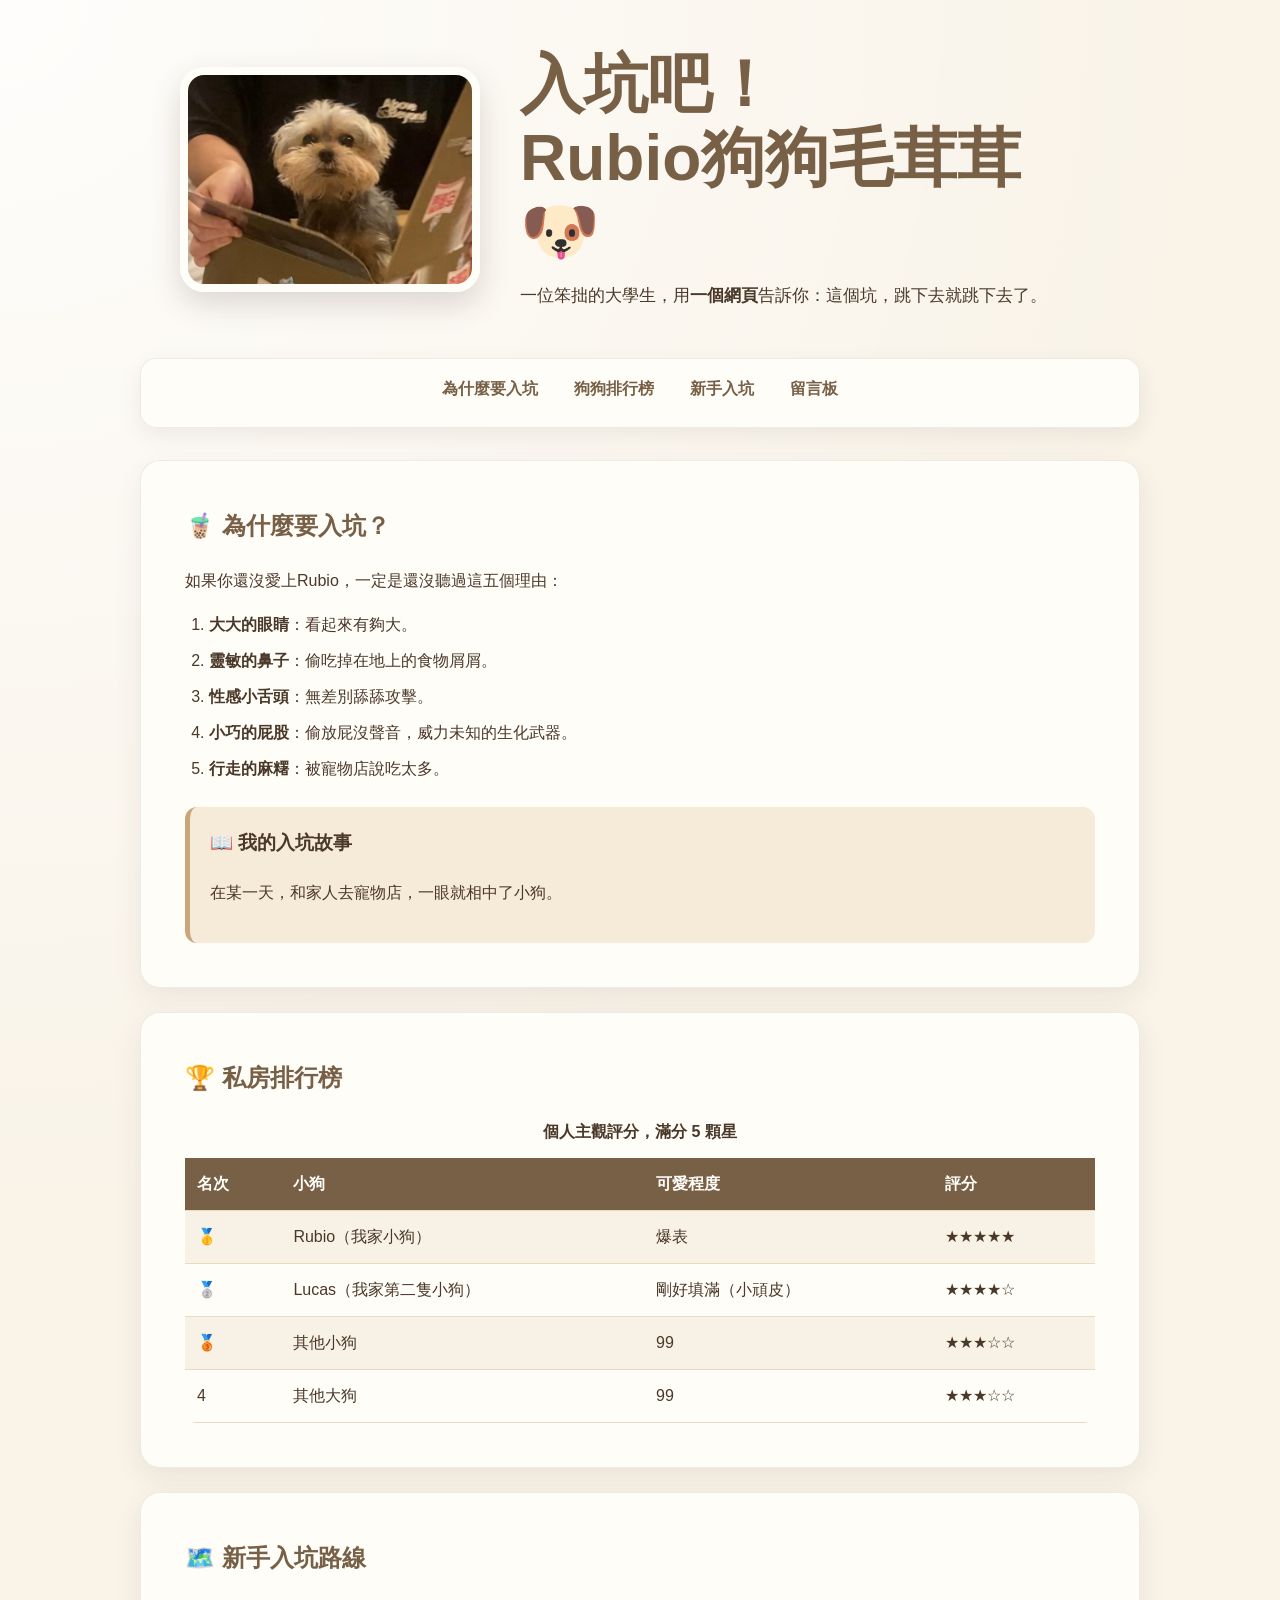
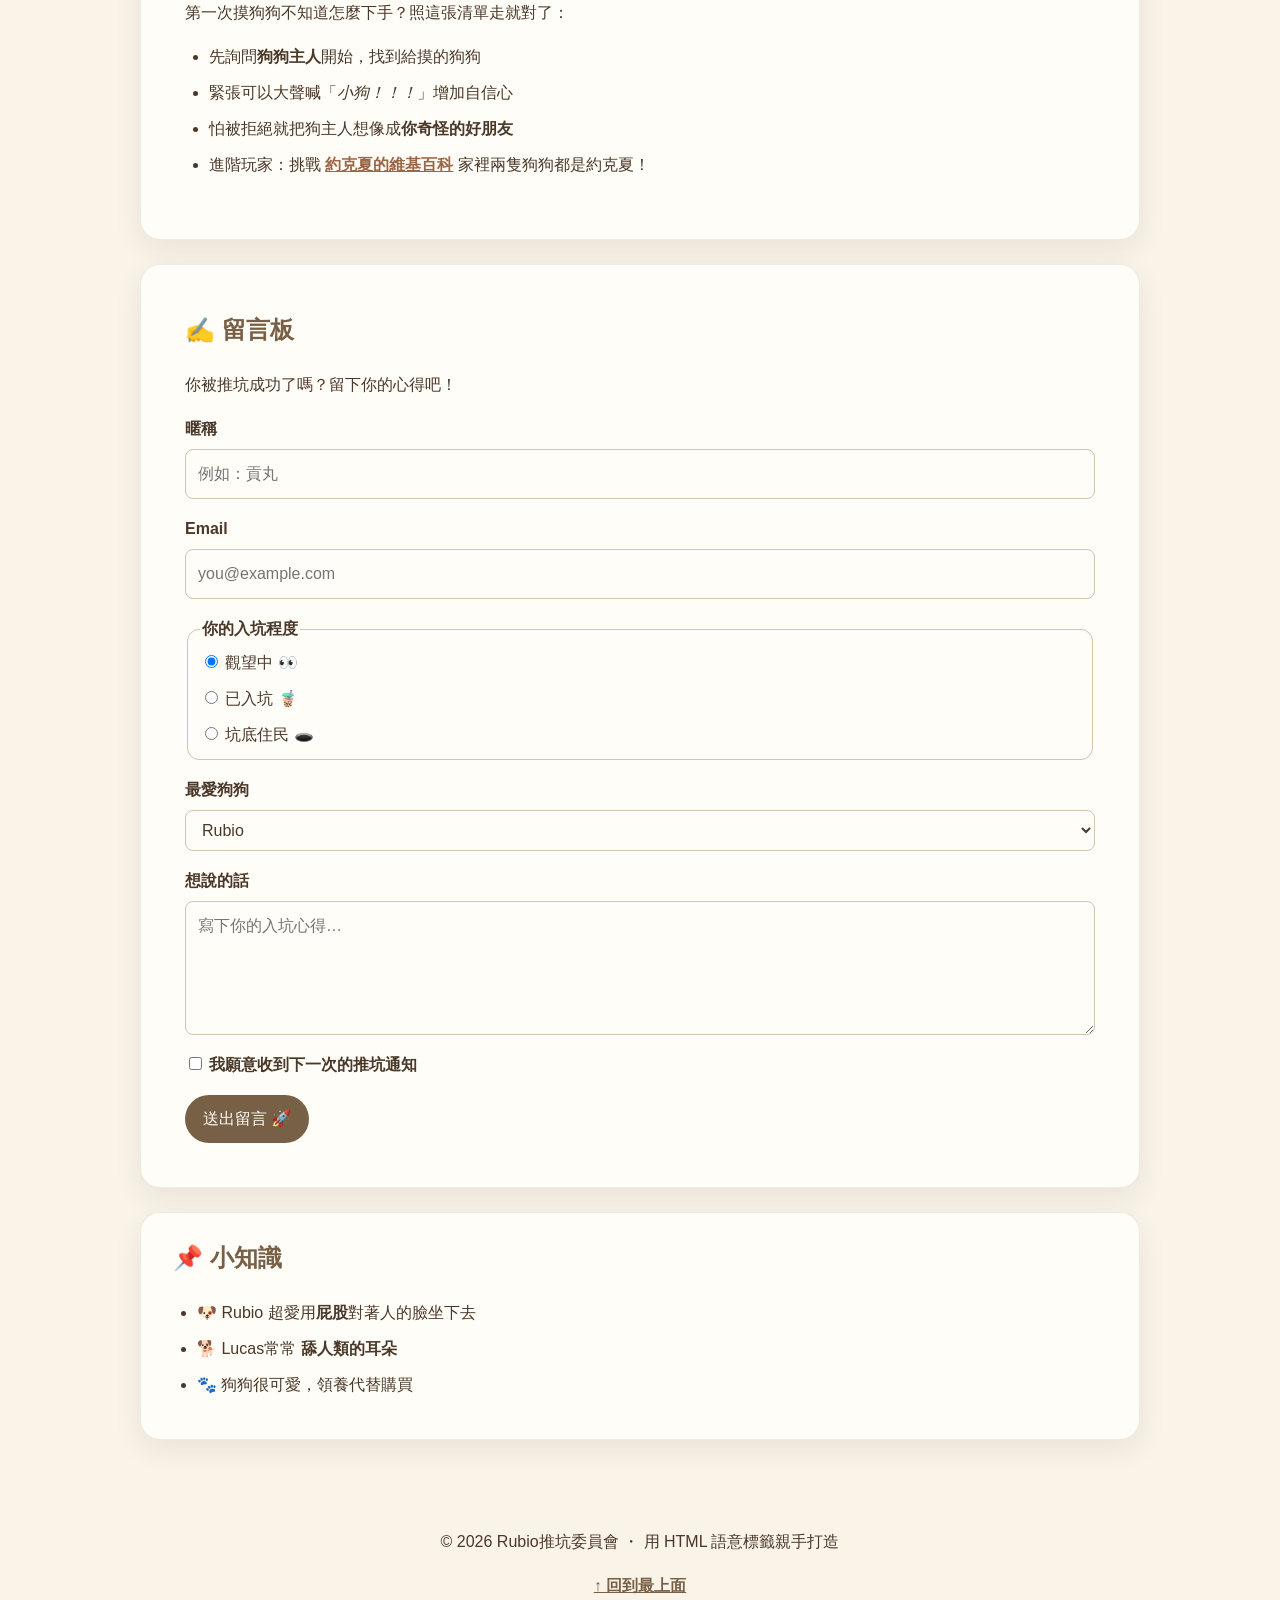
<file: week3/index.html>
<!DOCTYPE html>
<!-- ↑ HTML5 文件宣告；下一行 lang="zh-Hant" 代表繁體中文 -->
 <html lang="zh-Hant"><!-- ===== head：瀏覽器的設定區，不會顯示在畫面上 ===== --><head>
  <!-- 文字編碼：中文不變亂碼 -->
  <meta charset="UTF-8">
  <!-- 手機用正常大小顯示 -->
  <meta name="viewport" content="width=device-width, initial-scale=1.0">
  <!-- ✏️ 改這裡：你的推坑主題 -->
  <title>入坑吧！Rubio狗狗毛茸茸🐶</title>
  <!-- 借穿的衣服，這行先不要動 -->
  <link rel="stylesheet" href="theme.css">
</head>

<!-- ✏️ 改這裡：換配色 theme-milktea / theme-matcha / theme-taro -->
<body class="theme-milktea">

  <!-- ===== header：網站的招牌 ===== -->
  <header>
    <!-- ✏️ 改這裡：換成你的主題圖片，記得改 alt -->
    <img src="photo/IMG_9469.jpeg" alt="Rubio狗狗毛茸茸" width="300">
    <div>
      <h1>入坑吧！<br>Rubio狗狗毛茸茸🐶</h1>
      <p>一位笨拙的大學生，用<strong>一個網頁</strong>告訴你：這個坑，跳下去就跳下去了。</p>
    </div>
  </header>

  <!-- ===== nav：頁內導覽，href="#id" 會跳到對應的區塊 ===== -->
  <nav>
    <ul>
      <li><a href="#why">為什麼要入坑</a></li>
      <li><a href="#rank">狗狗排行榜</a></li>
      <li><a href="#route">新手入坑</a></li>
      <li><a href="#guestbook">留言板</a></li>
    </ul>
  </nav>

  <main>

    <!-- ===== 區塊 1：推坑理由（有順序 → 用 ol） ===== -->
    <section id="why">
      <h2>🧋 為什麼要入坑？</h2>
      <p>如果你還沒愛上Rubio，一定是還沒聽過這五個理由：</p>
      <!-- ✏️ 改這裡：寫下你的推坑理由 -->
      <ol>
        <li><strong>大大的眼睛</strong>：看起來有夠大。</li>
        <li><strong>靈敏的鼻子</strong>：偷吃掉在地上的食物屑屑。</li>
        <li><strong>性感小舌頭</strong>：無差別舔舔攻擊。</li>
        <li><strong>小巧的屁股</strong>：偷放屁沒聲音，威力未知的生化武器。</li>
        <li><strong>行走的麻糬</strong>：被寵物店說吃太多。</li>
      </ol>

      <!-- article：一篇可以獨立存在的小文章 -->
      <article>
        <h3>📖 我的入坑故事</h3>
        <p>在某一天，和家人去寵物店，一眼就相中了小狗。</p>
      </article>
    </section>

    <!-- ===== 區塊 2：排行榜（表格） ===== -->
    <section id="rank">
      <h2>🏆 私房排行榜</h2>
      <!-- ✏️ 改這裡：換成你的排行，一列 <tr> 就是一筆資料 -->
      <!-- table 表格：tr = 一列，th = 標題格，td = 資料格；每列格數要一樣 -->
      <table>
        <caption>個人主觀評分，滿分 5 顆星</caption>
        <tbody><tr>
          <th>名次</th>
          <th>小狗</th>
          <th>可愛程度</th>
          <th>評分</th>
        </tr>
        <tr>
          <td>🥇</td>
          <td>Rubio（我家小狗）</td>
          <td>爆表</td>
          <td>★★★★★</td>
        </tr>
        <tr>
          <td>🥈</td>
          <td>Lucas（我家第二隻小狗）</td>
          <td>剛好填滿（小頑皮）</td>
          <td>★★★★☆</td>
        </tr>
        <tr>
          <td>🥉</td>
          <td>其他小狗</td>
          <td>99</td>
          <td>★★★☆☆</td>
        </tr>
        <tr>
          <td>4</td>
          <td>其他大狗</td>
          <td>99</td>
          <td>★★★☆☆</td>
        </tr>
      </tbody></table>
    </section>

    <!-- ===== 區塊 3：新手路線（沒順序 → 用 ul） ===== -->
    <section id="route">
      <h2>🗺️ 新手入坑路線</h2>
      <p>第一次摸狗狗不知道怎麼下手？照這張清單走就對了：</p>
      <ul>
        <li>先詢問<strong>狗狗主人</strong>開始，找到給摸的狗狗</li>
        <li>緊張可以大聲喊「<em>小狗！！！</em>」增加自信心</li>
        <li>怕被拒絕就把狗主人想像成<strong>你奇怪的好朋友</strong></li>
        <li>進階玩家：挑戰 <a href="https://share.google/99lNbzL0dHZXVXrNc" target="_blank">約克夏的維基百科</a> 家裡兩隻狗狗都是約克夏！</li>
      </ul>
    </section>

    <!-- ===== 區塊 4：留言表單 ===== -->
    <section id="guestbook">
      <h2>✍️ 留言板</h2>
      <p>你被推坑成功了嗎？留下你的心得吧！</p>
      <!-- form：表單外框。label 的 for 要對上 input 的 id；radio 同一組要用同一個 name -->
      <form action="#">
        <div>
          <label for="nickname">暱稱</label>
          <input type="text" id="nickname" placeholder="例如：貢丸">
        </div>
        <div>
          <label for="email">Email</label>
          <input type="email" id="email" placeholder="you@example.com">
        </div>
        <fieldset>
          <legend>你的入坑程度</legend>
          <label><input type="radio" name="level" checked=""> 觀望中 👀</label>
          <label><input type="radio" name="level"> 已入坑 🧋</label>
          <label><input type="radio" name="level"> 坑底住民 🕳️</label>
        </fieldset>
        <div>
          <label for="favorite">最愛狗狗</label>
          <select id="favorite">
            <option>Rubio</option>
            <option>Lucas</option>
            <option>其他小狗</option>
            <option>其他大狗</option>
          </select>
        </div>
        <div>
          <label for="message">想說的話</label>
          <textarea id="message" rows="4" placeholder="寫下你的入坑心得…"></textarea>
        </div>
        <label><input type="checkbox"> 我願意收到下一次的推坑通知</label>
        <button type="submit">送出留言 🚀</button>
      </form>
    </section>

    <!-- ===== aside：側欄，跟主內容有關但不是主角 ===== -->
    <aside>
      <h2>📌 小知識</h2>
      <ul>
        <li>🐶 Rubio 超愛用<strong>屁股</strong>對著人的臉坐下去</li>
        <li>🐕 Lucas常常 <strong>舔人類的耳朵</strong></li>
        <li>🐾 狗狗很可愛，領養代替購買</li>
      </ul>
    </aside>

  </main>

  <!-- ===== footer：頁尾 ===== -->
  <footer>
    <p>© 2026 Rubio推坑委員會 ・ 用 HTML 語意標籤親手打造</p>
    <p><a href="#">↑ 回到最上面</a></p>
  </footer>

<script type="module" src="https://static.cloudflareinsights.com/beacon.min.js/vce701823e78c4301a35b7e07294d87301792088814092" integrity="sha512-UKNk8GbxkABxKcXYuLkO16EleLGUkcvJWtpSNmExE0Too3ZaFAxTscNWEc1OdAv5/BikHawapSCaiD2XCmp+Bw==" data-cf-beacon="{&quot;version&quot;:&quot;2024.11.0&quot;,&quot;token&quot;:&quot;7e37587e062341558700a38a24e1dc18&quot;,&quot;r&quot;:1,&quot;spa&quot;:2}" crossorigin="anonymous"></script>


</body></html>
</file>
<file: week3/theme.css>
:root {
    --cream: #f9f3e8;
    --milk-tea: #c9a77b;
    --milk-tea-dark: #786047;
    --chocolate: #4a3829;
    --peach: #f2c6a4;
    --white: #fffdf8;
}

* {
    box-sizing: border-box;
}

html {
    scroll-behavior: smooth;
}

body {
    margin: 0;
    min-height: 100vh;
    font-family: "Noto Sans TC", "Microsoft JhengHei", sans-serif;
    line-height: 1.75;
    color: var(--chocolate);
    background:
        radial-gradient(circle at top left, rgba(255, 255, 255, 0.85), transparent 35%),
        var(--cream);
}

img {
    max-width: 100%;
    height: auto;
}

header,
nav,
main,
footer {
    width: min(1000px, calc(100% - 32px));
    margin-inline: auto;
}

header {
    display: grid;
    grid-template-columns: 300px 1fr;
    align-items: center;
    gap: 40px;
    padding: 48px 40px;
}

header img {
    width: 300px;
    aspect-ratio: 4 / 3;
    object-fit: cover;
    border: 8px solid var(--white);
    border-radius: 24px;
    box-shadow: 0 12px 30px rgba(74, 56, 41, 0.18);
}

header h1 {
    margin: 0 0 12px;
    color: var(--milk-tea-dark);
    font-size: clamp(2rem, 6vw, 4rem);
    line-height: 1.15;
}

header p {
    margin: 0;
    font-size: 1.05rem;
}

nav {
    position: sticky;
    top: 0;
    z-index: 10;
    background: rgba(255, 253, 248, 0.95);
    border: 1px solid rgba(120, 96, 71, 0.12);
    border-radius: 16px;
    box-shadow: 0 8px 22px rgba(74, 56, 41, 0.08);
    backdrop-filter: blur(8px);
}

nav ul {
    display: flex;
    justify-content: center;
    gap: 8px;
    margin: 0;
    padding: 8px;
    list-style: none;
}

nav a {
    display: block;
    padding: 8px 14px;
    color: var(--milk-tea-dark);
    font-weight: 700;
    text-decoration: none;
    border-radius: 10px;
}

nav a:hover,
nav a:focus-visible {
    color: var(--white);
    background: var(--milk-tea-dark);
}

main {
    display: grid;
    grid-template-columns: minmax(0, 1fr);
    gap: 24px;
    padding: 32px 0;
}

section,
article,
aside {
    scroll-margin-top: 90px;
}

section,
aside {
    background: var(--white);
    border: 1px solid rgba(120, 96, 71, 0.12);
    border-radius: 20px;
    box-shadow: 0 10px 28px rgba(74, 56, 41, 0.08);
}

section {
    padding: clamp(24px, 5vw, 44px);
}

section h2,
aside h2 {
    margin-top: 0;
    color: var(--milk-tea-dark);
}

article {
    margin-top: 24px;
    padding: 20px;
    background: #f6ead8;
    border-left: 5px solid var(--milk-tea);
    border-radius: 12px;
}

article h3 {
    margin-top: 0;
}

ol,
ul {
    padding-left: 24px;
}

li {
    margin-bottom: 8px;
}

li:last-child {
    margin-bottom: 0;
}

section a {
    color: #9c6545;
    font-weight: 700;
}

section a:hover {
    color: #633e2c;
}

table {
    width: 100%;
    border-collapse: collapse;
    overflow: hidden;
    border-radius: 12px;
}

caption {
    margin-bottom: 12px;
    font-weight: 700;
}

th,
td {
    padding: 12px;
    text-align: left;
    border-bottom: 1px solid #eadac2;
}

th {
    color: var(--white);
    background: var(--milk-tea-dark);
}

tr:nth-child(even) td {
    background: #f8f1e6;
}

form {
    display: grid;
    gap: 16px;
}

form > div {
    display: grid;
    gap: 6px;
}

label,
legend {
    font-weight: 700;
}

input,
select,
textarea,
button {
    font: inherit;
}

input[type="text"],
input[type="email"],
select,
textarea {
    width: 100%;
    padding: 10px 12px;
    color: var(--chocolate);
    background: var(--white);
    border: 1px solid #d5c3aa;
    border-radius: 8px;
}

input:focus,
select:focus,
textarea:focus {
    outline: 3px solid rgba(201, 167, 123, 0.35);
    border-color: var(--milk-tea);
}

fieldset {
    display: grid;
    gap: 8px;
    border: 1px solid #d5c3aa;
    border-radius: 12px;
}

fieldset label {
    font-weight: 400;
}

button {
    justify-self: start;
    padding: 10px 18px;
    color: var(--white);
    background: var(--milk-tea-dark);
    border: 0;
    border-radius: 999px;
    cursor: pointer;
}

button:hover,
button:focus-visible {
    background: var(--chocolate);
}

aside {
    padding: 24px 32px;
}

footer {
    margin-top: 16px;
    padding: 24px 16px 40px;
    text-align: center;
}

footer a {
    color: var(--milk-tea-dark);
    font-weight: 700;
}

@media (max-width: 700px) {
    header,
    nav,
    main,
    footer {
        width: min(100% - 20px, 1000px);
    }

    header {
        grid-template-columns: 1fr;
        gap: 24px;
        padding: 28px 10px;
        text-align: center;
    }

    header img {
        width: min(300px, 90%);
        justify-self: center;
    }

    nav {
        position: static;
        overflow-x: auto;
    }

    nav ul {
        justify-content: flex-start;
        width: max-content;
        min-width: 100%;
    }

    nav a {
        white-space: nowrap;
    }

    main {
        padding-top: 20px;
    }

    section,
    aside {
        border-radius: 14px;
    }

    table {
        display: block;
        overflow-x: auto;
        white-space: nowrap;
    }
}
</file>
